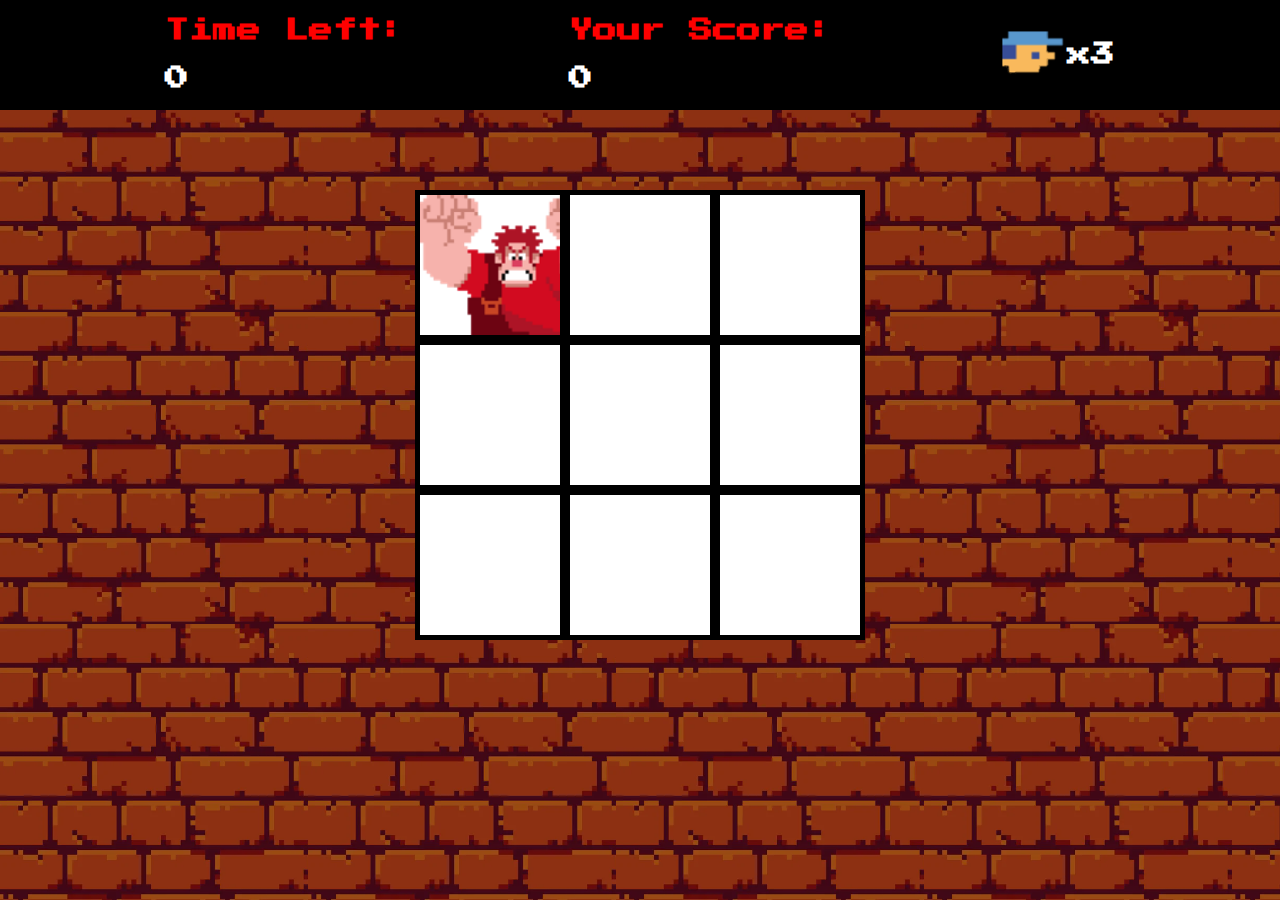
<file: Desafio_04/index.html>
<!DOCTYPE html>
<html lang="pt-br">
<head>
    <meta charset="UTF-8">
    <meta name="viewport" content="width=device-width, initial-scale=1.0">
    <link rel="stylesheet" href="./src/styles/main.css">
    <title>Detona Ralph</title>
</head>
<body>
    <main>
        <section class="menu">
            <div class="menu-time">
                <h2 id="timer">Time Left:</h2>
                <h2 id="time-left">0</h2>
            </div>
            <div class="menu-score">
                <h2 id="score">Your Score:</h2>
                <h2 id="score-value">0</h2>
            </div>
            <div class="menu-lives">
                <img src="./src/images/player.png" alt="Foto do jogador">
                <h2>x3</h2>
            </div>
        </section>
        <section class="panel">
            <div class="panel-row">
                <div class="square enemy" id="1"></div>
                <div class="square" id="2"></div>
                <div class="square" id="3"></div>
            </div>
            <div class="panel-row">
                <div class="square" id="4"></div>
                <div class="square" id="5"></div>
                <div class="square" id="6"></div>
            </div>
            <div class="panel-row">
                <div class="square" id="7"></div>
                <div class="square" id="8"></div>
                <div class="square" id="9"></div>
            </div>
        </section>
    </main>

    <script defer src="./src/scripts/engine.js"></script>
</body>
</html>
</file>
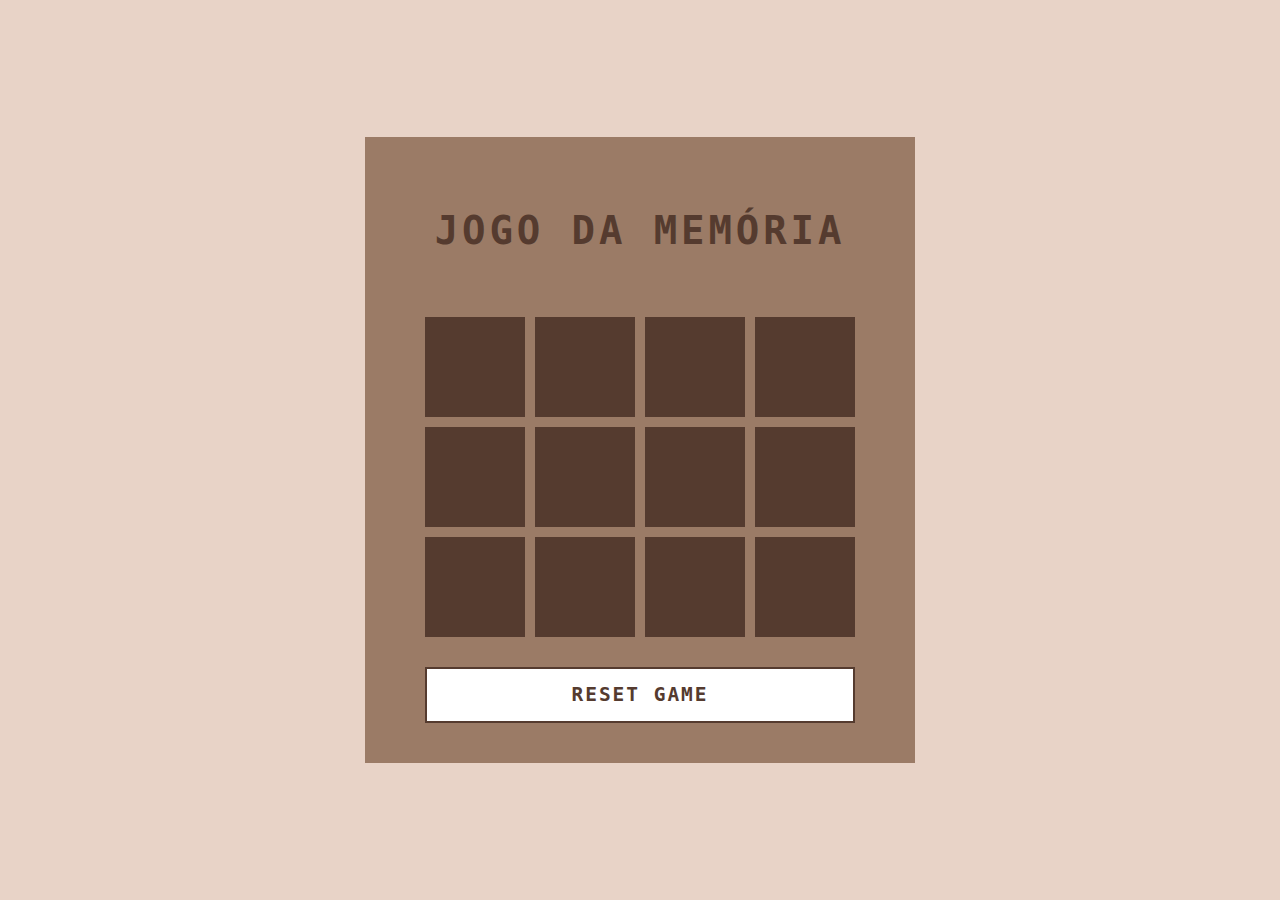
<file: Desafio_07/index.html>
<!DOCTYPE html>
<html lang="pt-br">
<head>
    <meta charset="UTF-8">
    <meta name="viewport" content="width=device-width, initial-scale=1.0">
    <link rel="stylesheet" href="./src/styles/main.css">
    <title>Jogo da Memória</title>
</head>
<body>
    <main>
        <h2>JOGO DA MEMÓRIA</h2>
        <div class="game"></div>
        <button class="reset" onclick="window.location.reload()">RESET GAME</button>
    </main>

    <script defer src="./src/scripts/engine.js"></script>
</body>
</html>
</file>
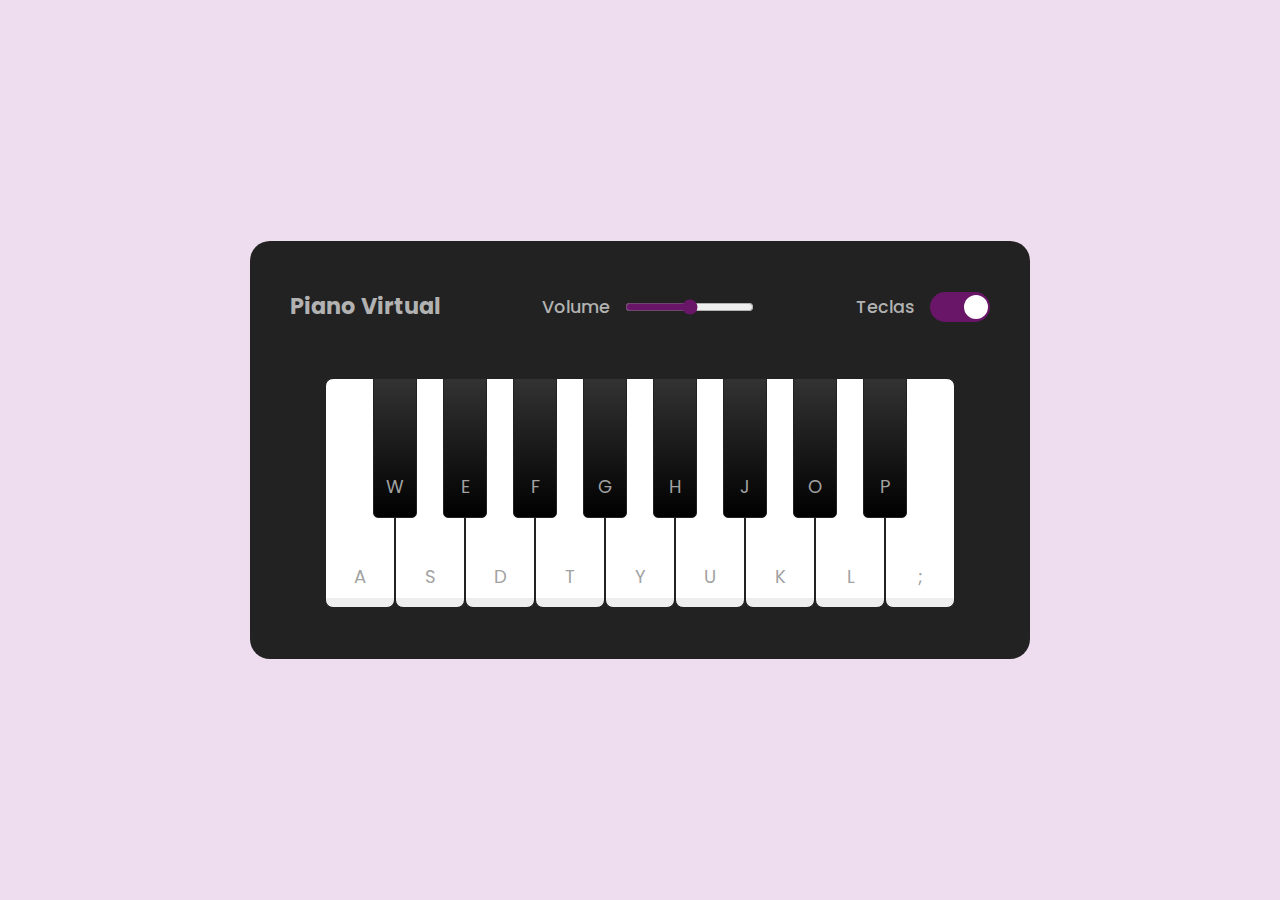
<file: Desafio_11/index.html>
<!DOCTYPE html>
<html lang="pt-br">
<head>
    <meta charset="UTF-8">
    <meta name="viewport" content="width=device-width, initial-scale=1.0">
    <link rel="stylesheet" href="./src/styles/main.css">
    <title>Simulador de Piano</title>
</head>
<body>
    <main>
        <div class="controls">
            <h2>Piano Virtual</h2>
            <div class="column volume-slider">
                <span>Volume</span>
                <input type="range" min="0" max="1" value="0.5" step="any">
            </div>
            <div class="column keys-check">
                <span>Teclas</span>
                <input type="checkbox" checked>
            </div>
        </div>
        <ul class="piano-keys">
            <li class="key white" data-key="a">
                <span>a</span>
            </li>
            <li class="key black" data-key="w">
                <span>w</span>
            </li>
            <li class="key white" data-key="s">
                <span>s</span>
            </li>
            <li class="key black" data-key="e">
                <span>e</span>
            </li>
            <li class="key white" data-key="d">
                <span>d</span>
            </li>
            <li class="key black" data-key="f">
                <span>f</span>
            </li>
            <li class="key white" data-key="t">
                <span>t</span>
            </li>
            <li class="key black" data-key="g">
                <span>g</span>
            </li>
            <li class="key white" data-key="y">
                <span>y</span>
            </li>
            <li class="key black" data-key="h">
                <span>h</span>
            </li>
            <li class="key white" data-key="u">
                <span>u</span>
            </li>
            <li class="key black" data-key="j">
                <span>j</span>
            </li>
            <li class="key white" data-key="k">
                <span>k</span>
            </li>
            <li class="key black" data-key="o">
                <span>o</span>
            </li>
            <li class="key white" data-key="l">
                <span>l</span>
            </li>
            <li class="key black" data-key="p">
                <span>p</span>
            </li>
            <li class="key white" data-key=";">
                <span>;</span>
            </li>
        </u>
    </main>

    <script defer src="./src/scripts/engine.js"></script>
</body>
</html>
</file>
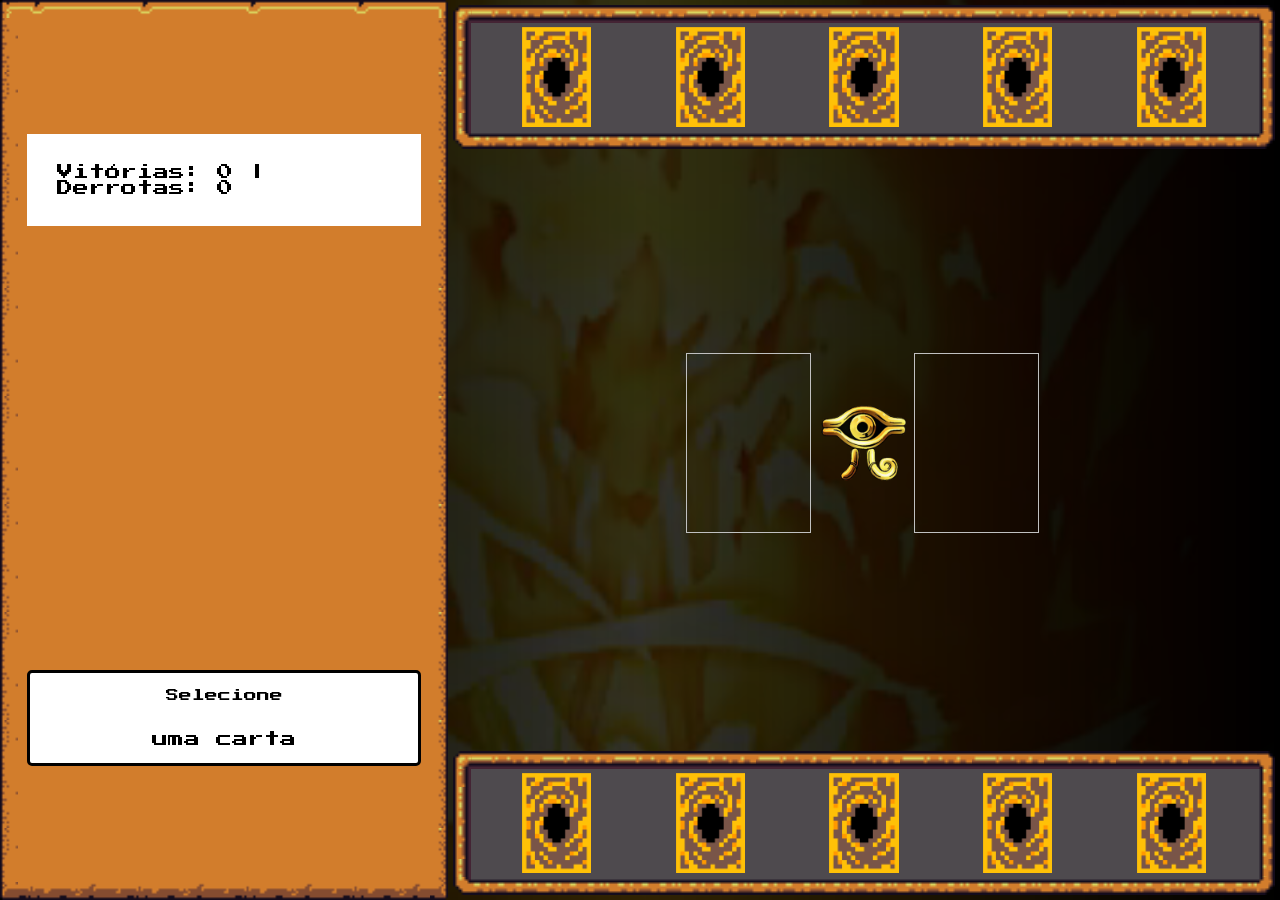
<file: jogoYuGiOh/index.html>
<!DOCTYPE html>
<html lang="pt-br">
  <head>
    <meta charset="UTF-8" />
    <meta name="viewport" content="width=device-width, initial-scale=1.0" />
    <!-- reset css -->
    <link rel="stylesheet" href="./src/styles/reset.css" />

    <!-- framework -->
    <link rel="stylesheet" href="./src/styles/buttons.css" />
    <link rel="stylesheet" href="./src/styles/containers_and_frames.css" />

    <!-- fonts -->
    <link rel="preconnect" href="https://fonts.googleapis.com" />
    <link rel="preconnect" href="https://fonts.gstatic.com" crossorigin />
    <link
      href="https://fonts.googleapis.com/css2?family=Kode+Mono:wght@400..700&family=Oswald:wght@200..700&family=Press+Start+2P&family=Teko:wght@300..700&display=swap"
      rel="stylesheet"
    />

    <!-- favicon -->
    <link rel="shortcut icon" href="./src/assets/favicon/Favicon.ico" type="image/x-icon">

    <!-- main style -->
    <link rel="stylesheet" href="./src/styles/main.css" />
    <title>Yu-Gi-Oh Jo-Ken-po Edition</title>
  </head>
  <body>
    <audio id="bgm" loop>
      <source src="./src/assets/audios/egyptian_duel.mp3" type="audio/mp3">
    </audio>
    <div class="bg-video">
      <video class="video" autoplay loop muted>
        <source src="./src/assets/video/yugi.mp4" type="video/mp4" />
      </video>
    </div>

    <div class="container">
      <div class="container_left framed-golden-2">
        <div class="score_box">
            <span id="score_points"> Vitórias: 0 | Derrotas: 0</span>
        </div>
        <div class="menu_avatar">
            <img id="card-image">
        </div>
        <div class="card_details frame">
            <p id="card-name">Selecione</p>
            <p id="card-type">uma carta</p>
        </div>
      </div>

      <div class="container__right">
        <div class="card-box_container">
          <div class="card-box framed" id="computer-cards"></div>
       
        <div class="card-versus">
          <div class="versus-top">
            <!-- carta 1 -->
            <div class="card-infield">
              <img id="player-field-card" height="180px" width="125px">
            </div>

            <!-- imagem do versus -->
            <img height="100px" src="./src/assets/icons/millenium2.png">
            
            <!-- carta 2 -->
            <div class="card-infield">
              <img id="computer-field-card" height="180px" width="125px">
            </div>

          </div>
          <div class="versus-bottom"></div>
          <button id="next-duel" class="rpgui-button" onclick="resetDuel()">GANHOU</button>
        </div>
        <div class="card-box framed" id="player-cards"></div>
      </div>
      </div><!-- .. -->
    </div>

    <script src="./src/scripts/engine.js"></script>
  </body>
</html>
</file>
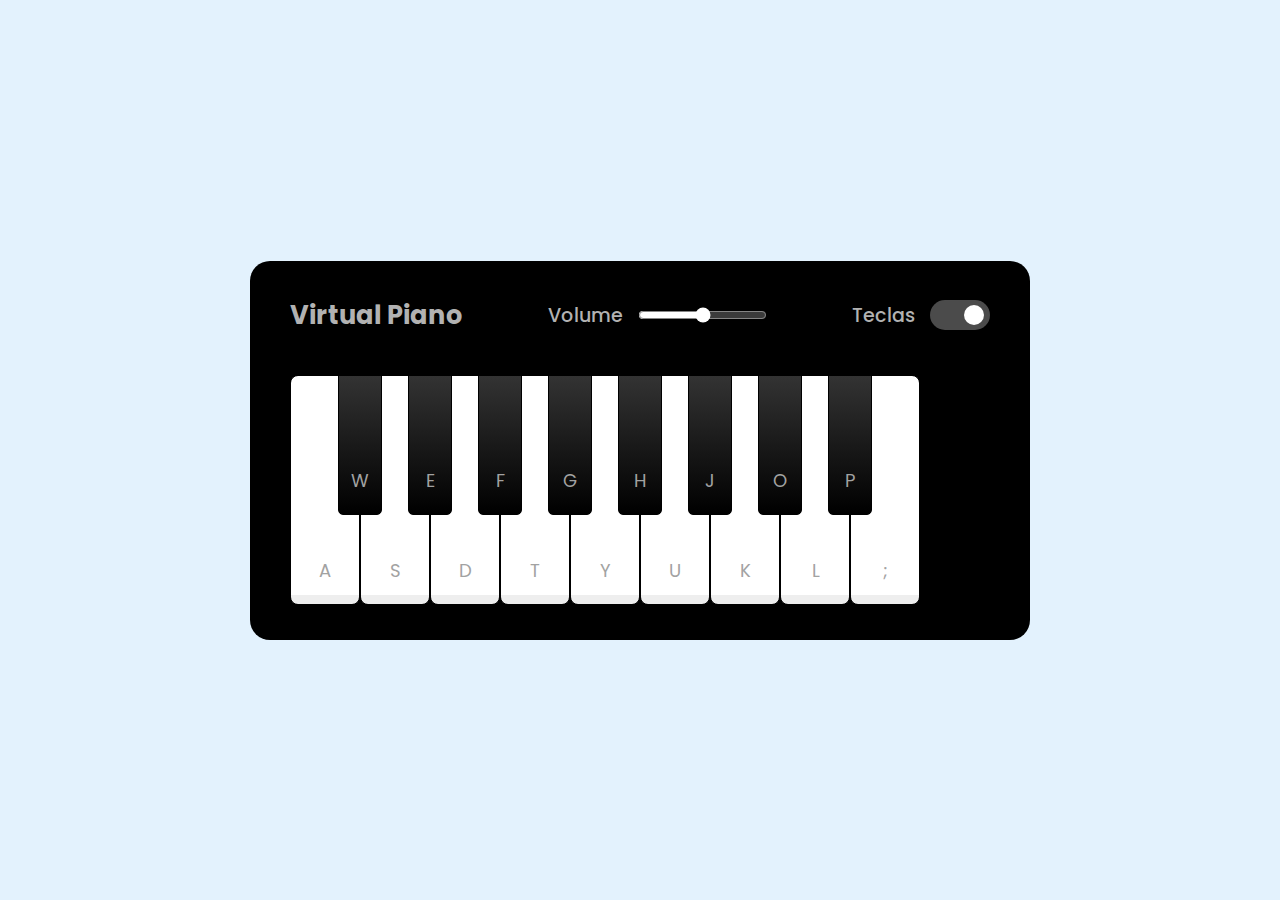
<file: pianoMusica/index.html>
<!DOCTYPE html>
<html lang="pt-br">

<head>
  <meta charset="UTF-8">
  <meta name="viewport" content="width=device-width, initial-scale=1.0">
  <title>Piano Simulator</title>

  <!-- styles -->
  <link rel="stylesheet" href="./src/styles/reset.css">
  <link rel="stylesheet" href="./src/styles/main.css">

  <!-- fonts -->
  <link rel="preconnect" href="https://fonts.googleapis.com">
  <link rel="preconnect" href="https://fonts.gstatic.com" crossorigin>
  <link
    href="https://fonts.googleapis.com/css2?family=Poppins:ital,wght@0,100;0,200;0,400;0,700;1,100;1,200;1,300;1,400&display=swap"
    rel="stylesheet">
</head>

<body>
  <div class="container">
    <header>
      <h2>Virtual Piano</h2>
      <div class="column volume-slider">
        <span>Volume</span> <input type="range" min="0" max="1" value="0.5" step="any">
      </div>
      <div class="column keys-check">
        <span>Teclas</span> <input type="checkbox" checked>
      </div>
    </header>
    <ul class="piano-keys">
      <li class="key white" data-key="a"><span>a</span></li>
      <li class="key black" data-key="w"><span>w</span></li>
      <li class="key white" data-key="s"><span>s</span></li>
      <li class="key black" data-key="e"><span>e</span></li>
      <li class="key white" data-key="d"><span>d</span></li>
      <li class="key black" data-key="f"><span>f</span></li>
      <li class="key white" data-key="t"><span>t</span></li>
      <li class="key black" data-key="g"><span>g</span></li>
      <li class="key white" data-key="y"><span>y</span></li>
      <li class="key black" data-key="h"><span>h</span></li>
      <li class="key white" data-key="u"><span>u</span></li>
      <li class="key black" data-key="j"><span>j</span></li>
      <li class="key white" data-key="k"><span>k</span></li>
      <li class="key black" data-key="o"><span>o</span></li>
      <li class="key white" data-key="l"><span>l</span></li>
      <li class="key black" data-key="p"><span>p</span></li>
      <li class="key white" data-key=";"><span>;</span></li>
    </ul>
  </div>

  <script src="./src/scripts/engine.js" defer></script>
</body>

</html>
</file>
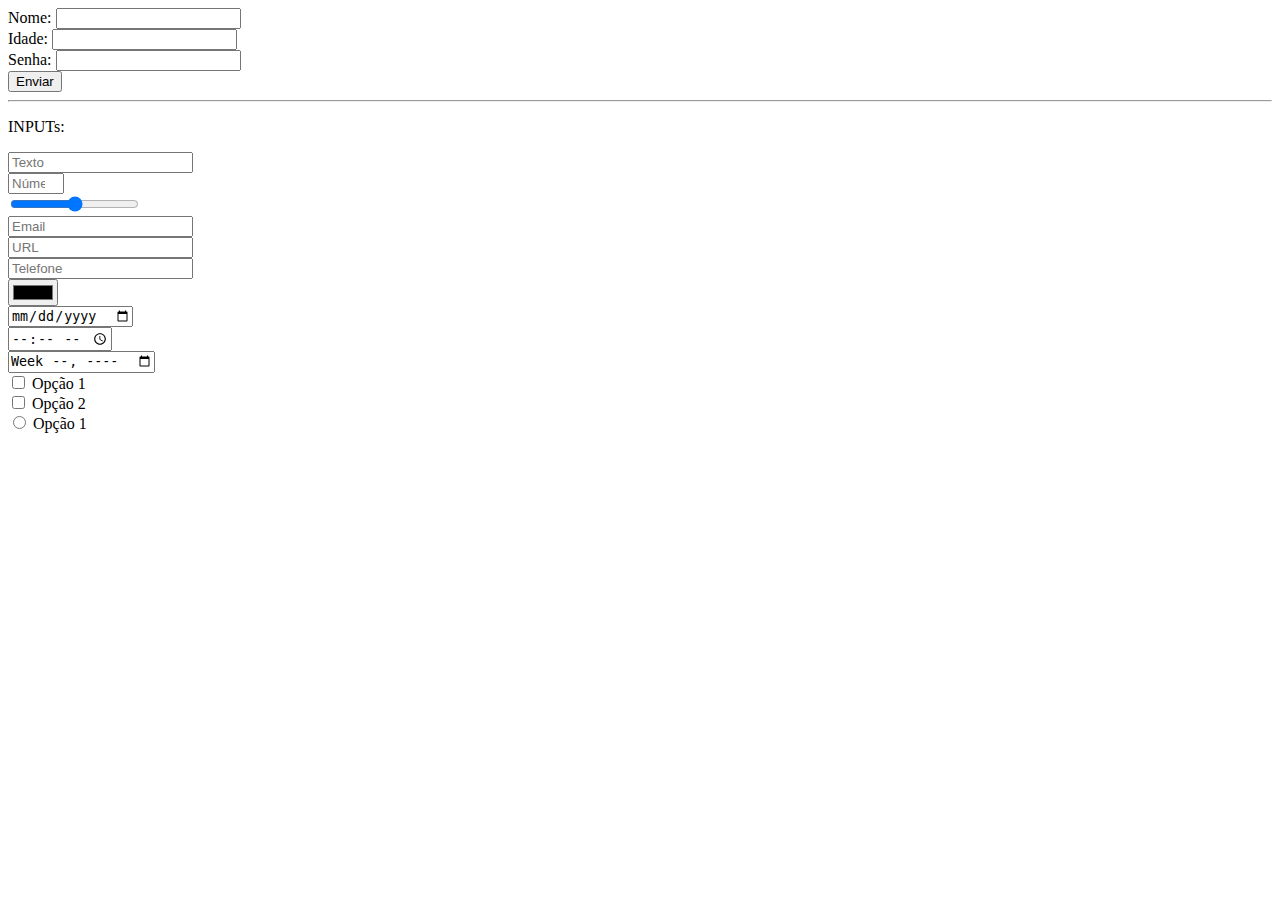
<file: desafios 2/Formulário/index.html>
<!DOCTYPE html>
<html lang="en">
<head>
    <meta charset="UTF-8">
    <meta name="viewport" content="width=device-width, initial-scale=1.0">
    <title>Formulário</title>
</head>
<body>
    <form action="#" name="signup" method="post" autocomplete="off" onsubmit="alert('Formulário enviado!')">
        Nome: <input type="text" name="name" required /><br />
        Idade: <input type="number" name="age" required /><br />
        Senha: <input type="password" name="password" required><br />
        <button type="submit">Enviar</button>
        <hr>

        <p>INPUTs:</p>
        <input type="text" name="text" placeholder="Texto" /><br />
        <input type="number" name="number" placeholder="Número" min="0" max="99" step="5" /><br />
        <input type="range" name="range" min="0" max="100" /><br />
        <input type="email" name="email" placeholder="Email" /><br />
        <input type="url" name="url" placeholder="URL" /><br />
        <input type="tel" name="tel" placeholder="Telefone" /><br />
        <input type="color" name="color" /><br />
        <input type="date" name="date" /><br />
        <input type="time" name="time" /><br />
        <input type="week" name="week" /><br />
        <input type="checkbox" name="checkbox" value="option1" /> Opção 1<br />
        <input type="checkbox" name="checkbox" value="option2" /> Opção 2<br />
        <input type="radio" name="radio" value="option1" /> Opção 1<br />
    </form>
</body>
</html>
</file>
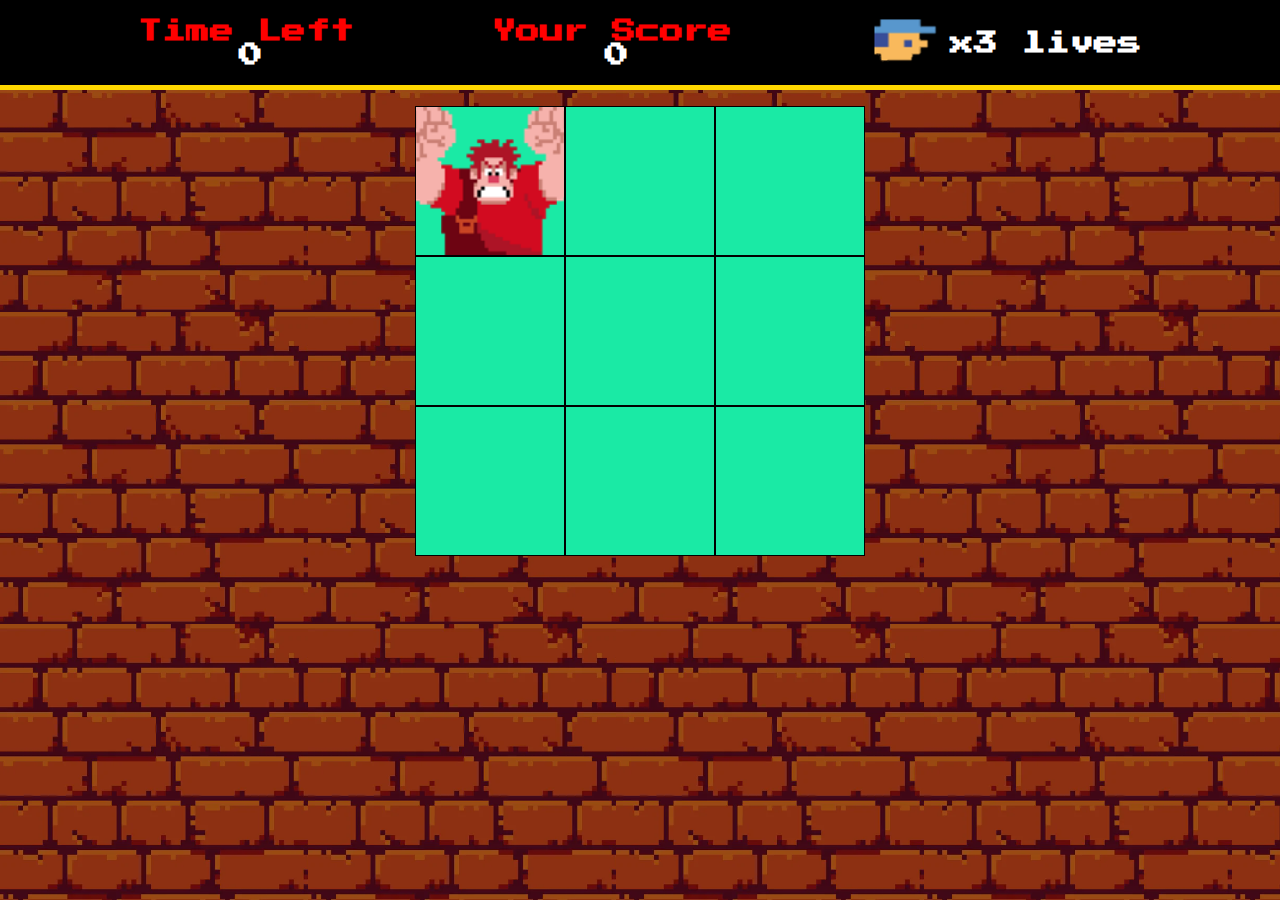
<file: rafife12/desafios/jsgame-detona-ralph/index.html>
<!DOCTYPE html>
<html lang="pt-br">
<head>
    <meta charset="UTF-8">
    <meta name="viewport" content="width=device-width, initial-scale=1.0">
    <title>Detona Ralph</title>

    <!-- fonts -->
    <link rel="preconnect" href="https://fonts.googleapis.com">
    <link rel="preconnect" href="https://fonts.gstatic.com" crossorigin>
    <link href="https://fonts.googleapis.com/css2?family=Press+Start+2P&display=swap" rel="stylesheet">

    <!-- styles -->
    <link rel="stylesheet" href="./src/styles/reset.css">
    <link rel="stylesheet" href="./src/styles/main.css">
</head>
<body>
    <div class="container">
        <div class="menu">
            <div class="menu-time">
                <h2 style="color: red;">Time Left</h2>
                <h2 id="time-left">0</h2>
            </div>
            <div class="menu-score">
                <h2 style="color: red;">Your Score</h2>
                <h2 id="score">0</h2>
            </div>
            <div class="menu-lives">
                <img src="./src/images/player.png" alt="Foto do jogador" height="60px">
                <h2>x<span id="lives">3</span> lives</h2>
            </div>
        </div>

        <div class="panel">
            <div class="panel-row">
                <div class="square enemy" id="1"></div>
                <div class="square" id="2"></div>
                <div class="square" id="3"></div>
            </div>

            <div class="panel-row">
                <div class="square" id="4"></div>
                <div class="square" id="5"></div>
                <div class="square" id="6"></div>
            </div>

            <div class="panel-row">
                <div class="square" id="7"></div>
                <div class="square" id="8"></div>
                <div class="square" id="9"></div>
            </div>
        </div>

        <div class="restart-container">
            <h2 class="title"></h2>
            <button class="escondeBotaoReiniciar" onclick="window.location.reload()">Reiniciar</button>
        </div>
    </div>

    <div id="game-over-modal" class="modal">
        <div class="modal-content">
            <h2 id="game-over-title">Game Over</h2>
            <p id="game-over-score">Seu resultado: 0</p>
            <button id="restart-button">Restart the Game</button>
        </div>
    </div>

    <!-- Scripts -->
    <script src="./src/scripts/engine.js"></script>
    <script src="./src/scripts/cursor.js"></script>
</body>
</html>
</file>
<file: jogoYuGiOh/src/styles/buttons.css>
/**
* Styling for buttons
*/

/* button style */
.rpgui-button {
  /* hide button default stuff */
  background-color: Transparent;
  background-repeat: no-repeat;
  border: none;
  overflow: hidden;
  outline: none;

  /* background */
  background: url("../assets/rpg/button.png") no-repeat no-repeat;
  background-clip: padding-box;
  background-origin: padding-box;
  background-position: center;
  background-size: 100% 100%;

  /* font size */
  font-size: 1em;

  /* default size and display */
  max-width: 100%;
  min-width: 140px;
  height: 60px;
  display: inline-block;

  /* padding */
  padding-left: 35px;
  padding-right: 35px;
}

/* button hover */
.rpgui-button.hover,
.rpgui-button:hover {
  background-image: url("../assets/rpg/button-hover.png");
}

/* button clicked */
.rpgui-button.down,
.rpgui-button:active {
  background-image: url("../assets/rpg/button-down.png");
}

/* golden button stuff */
.rpgui-button.golden p {
  display: inline-block;
}

/* golden button style */
.rpgui-button.golden {
  /* hide button default stuff */
  background-color: Transparent;
  background-repeat: no-repeat;
  border: none;
  overflow: hidden;
  outline: none;

  /* background */
  background: url("../assets/rpg/button-golden.png") no-repeat no-repeat;
  background-clip: padding-box;
  background-origin: padding-box;
  background-position: center;
  background-size: 100% 80%;

  /* default size and display */
  max-width: 100%;
  min-width: 140px;
  height: 60px;
  display: inline-block;

  /* padding */
  padding-top: 5px;
  padding-left: 35px;
  padding-right: 35px;
  overflow: visible;
}

/* button hover */
.rpgui-button.golden.hover,
.rpgui-button.golden:hover {
  background-image: url("../assets/rpg/button-golden-hover.png");
}

/* button clicked */
.rpgui-button.golden.down,
.rpgui-button.golden:active {
  background-image: url("../assets/rpg/button-golden-down.png");
}

.rpgui-button.golden:before {
  white-space: nowrap;
  display: inline-block;
  content: "";
  width: 34px;
  display: block;
  height: 110%;
  background: transparent url("../assets/rpg/button-golden-left.png") no-repeat
    right center;
  background-size: 100% 100%;
  margin: 0 0 0 0;
  left: 0px;
  float: left;
  margin-left: -46px;
  margin-top: -5%;
}

.rpgui-button.golden:after {
  white-space: nowrap;
  display: block;
  content: "";
  width: 34px;
  height: 110%;
  background: transparent url("../assets/rpg/button-golden-right.png") no-repeat
    left center;
  background-size: 100% 100%;
  margin: 0 0 0 0;
  right: 0px;
  float: right;
  margin-right: -46px;
  margin-top: -5%;
}

/*
.rpgui-button.golden:hover:before {

  background-image: url('img/button-golden-left-hover.png');
}

.rpgui-button.golden:hover:after {

  background-image: url('img/button-golden-right-hover.png');
}
*/
</file>
<file: jogoYuGiOh/src/styles/containers_and_frames.css>
/**
* customized divs (containers) and framed objects (background and frame image).
*/

/* game div without background image*/
.rpgui-container {
  /* position style and default z */
  position: fixed;
  z-index: 10;

  overflow: show;
}

/* game div with background image*/
.framed {
  /* border */
  border-style: solid;
  border-image-source: url("../assets/rpg/border-image.png");
  border-image-repeat: repeat;
  border-image-slice: 6 6 6 6;
  border-image-width: 18px;
  border-width: 15px;
  padding: 12px;

  /* internal border */
  box-sizing: border-box;
  -moz-box-sizing: border-box;
  -webkit-box-sizing: border-box;

  /* background */
  background: url("../assets/rpg/background-image.png") repeat repeat;
  background-clip: padding-box;
  background-origin: padding-box;
  background-position: center;
}

/* game div with golden background image*/
.framed-golden {
  /* border */
  border-style: solid;
  border-image-source: url("../assets/rpg/border-image-golden.png");
  border-image-repeat: repeat;
  border-image-slice: 4 4 4 4;
  border-image-width: 18px;
  border-width: 15px;
  padding: 12px;

  /* internal border */
  box-sizing: border-box;
  -moz-box-sizing: border-box;
  -webkit-box-sizing: border-box;

  /* background */
  background: url("../assets/rpg/background-image-golden.png") repeat repeat;
  background-clip: padding-box;
  background-origin: padding-box;
  background-position: center;
}

/* game div with golden2 background image*/
.framed-golden-2 {
  /* border */
  border-style: solid;
  border-image-source: url("../assets/rpg/border-image-golden2.png");
  border-image-repeat: repeat;
  border-image-slice: 8 8 8 8;
  border-image-width: 18px;
  border-width: 15px;
  padding: 12px;

  /* internal border */
  box-sizing: border-box;
  -moz-box-sizing: border-box;
  -webkit-box-sizing: border-box;

  /* background */
  background: url("../assets/rpg/background-image-golden2.png") repeat repeat;
  background-clip: padding-box;
  background-origin: padding-box;
  background-position: center;
}

/* game div with soft grey background image*/
.framed-grey {
  position: relative;

  /* border */
  border-style: solid;
  border-image-source: url("../assets/rpg/border-image-grey.png");
  border-image-repeat: repeat;
  border-image-slice: 3 3 3 3;
  border-image-width: 7px;
  border-width: 7px;
  padding: 12px;

  /* internal border */
  box-sizing: border-box;
  -moz-box-sizing: border-box;
  -webkit-box-sizing: border-box;

  /* background */
  background: url("../assets/rpg/background-image-grey.png") repeat repeat;
  background-clip: padding-box;
  background-origin: padding-box;
  background-position: center;
}
</file>
<file: jogoYuGiOh/src/styles/main.css>
body {
  cursor: url("../assets/cursor/yugicursor.png"), default;
}

button,
a,
img:hover,
button:hover,
a:hover {
  cursor: url("../assets/cursor/yamiyugicursorGLOW.png"), auto;
}

.bg-video {
  position: absolute;
  z-index: -2;
  width: 100vw;
  height: 100vh;
  overflow: hidden;
  display: flex;
  justify-content: center;
}

.bg-video .video {
  height: 100vh;
}

.bg-video::after {
  content: "";
  position: absolute;
  top: 0;
  left: 0;
  height: 100vh;
  width: 100%;
  background: linear-gradient(
    90deg,
    rgba(0, 0, 0, 1) 0%,
    rgba(0, 0, 0, 0.8) 50%,
    rgba(0, 0, 0, 1) 100%
  );
}

.container {
  position: relative;
  z-index: 3;
  display: flex;
  height: 100vh;
}

.container_left {
  width: 35%;
  min-width: 300px;
  display: flex;
  flex-direction: column;
  align-items: center;
  justify-content: space-around;
}

.score_box {
  background-color: #fff;
  padding: 30px;
}

.frame {
  border: 3px solid #000;
  border-radius: 5px;
}

.card_details {
  background-color: #fff;
  padding: 1rem;
  display: flex;
  flex-direction: column;
  align-items: center;
  justify-content: space-between;
  height: 6rem;
  width: 100%;
}

#card-name {
    font-size: 0.8rem;
}

#card-type {
    font-size: 1rem;
}

.container__right {
  width: 65%;
}

.versus-bottom {
  margin-top: 1rem;
}

.card-box_container {
  height: 100vh;
  display: flex;
  flex-direction: column;
  justify-content: space-between;
  padding: 0.3rem;
}

.card-box {
  height: 9rem;
  width: 100%;
  display: flex;
  flex-direction: row;
  align-items: center;
  justify-content: space-around;
}

.versus-top,
.versus-bottom {
  display: flex;
  align-items: center;
  justify-content: center;
}

.card-versus {
  display: flex;
  flex-direction: column;
  align-items: center; 
  justify-content: center;
  padding-top: 0.1rem;
  height: 300px;
}

#next-duel {
  display: none;
  width: 100px; 
  height: 40px; 
  font-size: 14px; 
  margin-top: 20px;
}

.card-infield {
  height: 11.2rem;
  width: 8rem;
/*   border: 1px solid #fff; */
  border-radius: 8px;
  /* overflow: hidden; */ /* Garante que imagens não extrapolem os limites */
}

.card-infield img {
  border: none; /* Remove qualquer borda da imagem */
}

.card {
  transition: transform 0.2s;
}

.card:hover {
  transform: scale(1.2);
}
</file>
<file: pianoMusica/src/styles/main.css>
body {
  display: flex;
  align-items: center;
  justify-content: center;
  min-height: 100vh;
  background-color: #e3f2fd;
  color: #fff;
}

.container {
  width: 780px;
  border-radius: 20px;
  padding: 35px 40px;
  background-color: black;
}

.container header {
  color: #b2b2b2;
  display: flex;
  align-items: center;
  justify-content: space-between;
}

header h2 {
  font-size: 1.6rem;
}

header .column {
  display: flex;
  align-items: center;
}

header .column span {
  font-weight: 500;
  margin-right: 15px;
  font-size: 1.19rem;
}

.volume-slider input {
  accent-color: #fff;
}

.keys-check input {
  width: 60px;
  height: 30px;
  appearance: none;
  border-radius: 30px;
  background-color: #4b4b4b;
  cursor: pointer;
  position: relative;
}

.keys-check input::before {
  content: "";
  height: 20px;
  width: 20px;
  background-color: #8c8c8c;
  top: 50%;
  left: 0.3rem;
  border-radius: inherit;
  position: absolute;
  transform: translateY(-50%);
  transition: all 0.3s ease;
}

.keys-check input:checked::before {
  left: 2.1rem;
  background-color: #fff;
}

.piano-keys {
  display: flex;
  margin-top: 40px;
}
.piano-keys .key {
  cursor: pointer;
  user-select: none;
  list-style: none;
  color: #a2a2a2;
  position: relative;
  text-transform: uppercase;
}

.piano-keys .white {
  width: 70px;
  height: 230px;
  border: 1px solid black;
  border-radius: 8px;
  background: linear-gradient(#fff 96%, #eee 4%);
}

.piano-keys .black {
  width: 44px;
  height: 140px;
  z-index: 2;
  margin: 0 -22px 0 -22px;
  border: 1px solid black;
  border-radius: 0 0 5px 5px;
  background: linear-gradient(#333, #000);
}

.piano-keys span {
  position: absolute;
  bottom: 20px;
  width: 100%;
  text-align: center;
  font-size: 1.13rem;
}

.piano-keys .white.active {
  box-shadow: inset -5px 5px 20px rgba(0, 0, 0, 0.2);
  background: linear-gradient(to bottom #fff 0%, #eee 100%);
}

.piano-keys .black.active {
  box-shadow: inset -5px 5px 10px rgba(255, 255, 255, 0.1);
  background: linear-gradient(to bottom #000, #434343);
}

.piano-keys .key.hide span {
  display: none;
}
</file>
<file: rafife12/desafios/jsgame-detona-ralph/src/styles/main.css>
.container{
    display: flex;
    flex-direction: column;
    height: 100vh;
    background-image: url("../images/wall.png");
    cursor: url("../images/hammer.cur"), auto; 
    font-family: 'Press Start 2P', cursive;
    text-align: center;
}

.menu{
    display: flex;
    justify-content: space-evenly;
    align-items: center;

    height: 90px;
    width: 100%;
    background-color: #000000;
    color: #ffffff;
    border-bottom: 5px solid #ffd700;
}

.panel{
    margin-top: 1rem;
    display: flex;
    flex-direction: column;
    align-items: center;
    justify-content: center;
}

.panel-row{
    display: flex;
    justify-content: center;
    
}

.square{
    height: 150px;
    width: 150px;
    border: 1px solid #000000;
    background-color: #1AEAA5;
    transition: transform 0.2s;    
}

.enemy{
    background-image: url("../images/ralph.png");
    background-size: cover;
    background-position: center;
    background-repeat: no-repeat;
}

.menu-lives{
    display: flex;
    align-items: center;
    justify-content: center;
    gap: 10px;
}

.cursor{
    cursor: url('../images/hammerHit.cur'), auto;
}

.restart-container{
    display: flex;
    flex-direction: column;
    align-items: center;
    margin-top: 20px;
}

.escondeBotaoReiniciar{
    display:none;
    padding: 10px 20px;
    background-color: #ffd700;
    border: none;
    border-radius: 5px;
    cursor: pointer;
    font-family: 'Press Start 2P', cursive;
    transition: background-color 0.3s;
}

.escondeBotaoReiniciar:hover{
    background-color: #ffcc00;
}

.restart{
    display:block;
    width: 140px;
    text-align:center;
    height: 60px;
    border-radius: 5px;
    font-weight:700;
    border: 1px solid #444343;
    margin:auto;
    background-color:#e7a61a;
    color:#000;
    box-shadow: 10px 10px 5px 0px rgba(0,0,0,0.75);
}

.title-botao{
    display:grid;
    justify-content:center;
}

.title{
    text-align: center;
    padding:10px;
    color: #FFFFFF;
    text-shadow: 3px 5px 2px #474747;
}

.menu-time h2:nth-child(2),
.menu-score h2:nth-child(2) {
    margin-left: 10px;
}

/* Modal Styles */
.modal {
    display: none;
    position: fixed;
    z-index: 1000;
    left: 0;
    top: 0;
    width: 100%;
    height: 100%;
    overflow: auto;
    background-color: rgba(0,0,0,0.7);
    align-items: center;
    justify-content: center;
}

.modal-content {
    background-color: #000000;
    color: #ffffff;
    padding: 40px;
    border-radius: 10px;
    text-align: center;
    max-width: 500px;
    width: 90%;
    border: 5px solid #ffd700;
    box-shadow: 0 4px 6px rgba(0,0,0,0.5);
}

.modal-content h2 {
    font-size: 2rem;
    margin-bottom: 20px;
    color: #ffd700;
}

.modal-content p {
    font-size: 1.2rem;
    margin-bottom: 30px;
}

#restart-button {
    background-color: #ffd700;
    color: #000000;
    border: none;
    padding: 15px 30px;
    font-family: 'Press Start 2P', cursive;
    font-size: 1rem;
    cursor: pointer;
    border-radius: 5px;
    transition: all 0.3s ease;
}

#restart-button:hover {
    background-color: #ffcc00;
    transform: scale(1.05);
}

@media(max-width: 640px){
    .menu {
     display:flex;
     flex-wrap:wrap-reverse;
     height: 100px;
     font-size: small;
    }
    .responsivo{
      display:flex;
      align-items: flex-end;
      justify-content: flex-start;
    }
    .menu-time h2:nth-child(2),
    .menu-score h2:nth-child(2) {
    margin-left: 1rem;
    }
    .lifes{
    font-size:2rem;
    padding-bottom: 10px;
    }
    .title{
    display: none;
    }
    .square{
    width: 100px;
    height:100px;
    }
}
</file>
<file: Desafio_04/src/styles/main.css>
@import url('./normalize.css');
@import url('https://fonts.googleapis.com/css2?family=Press+Start+2P&display=swap');

* {
    box-sizing: border-box;
    font-family: "Press Start 2P", normal;
}

main {
    display: flex;
    flex-direction: column;
    height: 100vh;
    background-image: url("../images/wall.png");
}

.menu {
    display: flex;
    justify-content: space-evenly;
    align-items: center;
    height: 110px;
    width: 100%;
    background-color: #000;
    color: #FFF;

    .menu-time {
        #timer {
            color: #FF0000;
        }
    }
    .menu-score{
        #score {
            color: #FF0000;
        }
    }

    .menu-lives {
        display: flex;
        justify-content: center;
        align-items: center;

        img {
            height: 60px;
        }
    }
}

.panel {
    display: flex;
    justify-content: center;
    align-items: center;
    margin-top: 5rem;

    .square {
        height: 150px;
        width: 150px;
        border: 5px solid #000;
        background-color: #FFF;
    }

    .enemy {
        background-image: url("../images/ralph.png");
        background-size: cover;
    }
}
</file>
<file: Desafio_07/src/styles/main.css>
@import url("./normalize.css");

* {
    box-sizing: border-box;
    font-family: monospace;
}

body {
    display: flex;
    justify-content: center;
    align-items: center;
    min-height: 100vh;
    background: #E8D3C7;
    user-select: none;
}

main {
    position: relative;
    display: flex;
    flex-direction: column;
    justify-content: center;
    align-items: center;
    gap: 30px;
    background: #9B7B66;
    padding: 40px 60px;

    h2 {
        font-size: 3em;
        color: #553B2F;
        text-transform: uppercase;
        letter-spacing: 0.1em;
    }

    .game {
        display: flex;
        flex-wrap: wrap;
        gap: 10px;
        width: 430px;
        transform-style: preserve-3d;
        perspective: 500px;
    
        .item {
            display: flex;
            justify-content: center;
            align-items: center;
            position: relative;
            height: 100px;
            width: 100px;
            font-size: 3em;
            background-color: #FFF;
            transform: rotateY(0deg);
            transition: 0.25s;
            cursor: pointer;
        }
        
        .item::after {
            content: "";
            position: absolute;
            inset: 0;
            background-color: #553B2F;
            transform: rotateY(0deg);
            backface-visibility: hidden;
            transition: 0.25s;
        }
        
        .boxOpen {
            transform: rotateY(180deg);
        }

        .boxOpen::after,
        .boxMatch::after {
            transform: rotateY(180deg);
        }
    }

    .reset {
        font-size: 1.5em;
        font-weight: 600;
        color: #553B2F;
        text-transform: uppercase;
        letter-spacing: 0.1em;
        width: 100%;
        background-color: #FFF;
        border: 2px solid #553B2F;
        padding: 15px 20px;
        cursor: pointer;

    }
    
    .reset:focus {
        color: #FFF;
        background-color: #553B2F;
    }
}
</file>
<file: Desafio_11/src/styles/main.css>
@import url("./normalize.css");
@import url('https://fonts.googleapis.com/css2?family=Poppins:ital,wght@0,100;0,200;0,300;0,400;0,500;0,600;0,700;0,800;0,900;1,100;1,200;1,300;1,400;1,500;1,600;1,700;1,800;1,900&display=swap');

* {
    box-sizing: border-box;
    outline: none;
    font-family: "Poppins", sans-serif;
}

body {
    display: flex;
    flex-direction: column;
    justify-content: center;
    align-items: center;
    min-height: 100vh;
    background-color: #eeddee;
}

main {
    color: #FFF;
    background-color: #222222;
    width: 780px;
    border-radius: 20px;
    padding: 35px 40px;

    .controls {
        display: flex;
        justify-content: space-between;
        align-items: center;
        color: #B2B2B2;

        h2 {
            font-size: 1.4rem;
        }
    }

    .column {
        display: flex;
        align-items: center;

        span {
            font-size: 1.1rem;
            font-weight: 500;
            margin-right: 15px;
        }
    }

    .volume-slider {
        input {
            accent-color: #691669;
        }
    }

    .keys-check {
        input {
            height: 30px;
            width: 60px;
            appearance: none;
            border-radius: 30px;
            background-color: #691669;
            cursor: pointer;
            position: relative;
        }

        input::before {
            content: "";
            height: 20px;
            width: 20px;
            background-color: #6e6e6e;
            border: 2px solid #FFF;
            border-radius: inherit;
            top: 50%;
            left: 0.3rem;
            position: absolute;
            transform: translateY(-50%);
            transition: all 0.3s ease;
        }

        input:checked::before {
            left: 2.1rem;
            background-color: #FFF;
        }
    }

    .piano-keys {
        display: flex;
        justify-content: center;
        padding: 0;
        margin-top: 40px;

        .key {
            color: #A2A2A2;
            text-transform: uppercase;
            cursor: pointer;
            user-select: none;
            list-style: none;
            position: relative;

            span {
                font-size: 1.13rem;
                text-align: center;
                width: 100%;
                bottom: 20px;
                position: absolute;
            }
        }

        .hide {
            span {
                display: none;
            }
        }

        .white {
            height: 230px;
            width: 70px;
            border: 1px solid #222222;
            border-radius: 8px;
            background: linear-gradient(#FFF 96%, #EEE 4%);
        }

        .white.active {
            box-shadow: inset -5px 5px 20px rgba(0, 0, 0, 0.2);
            background: linear-gradient(to bottom #FFF 0%, #EEE 100%);
        }

        .black {
            height: 140px;
            width: 44px;
            background: linear-gradient(#333, #000);
            border: 1px solid #222222;
            border-radius: 0 0 5px 5px;
            z-index: 2;
            margin: 0 -22px 0 -22px;
        }

        .black.active {
            box-shadow: inset -5px 5px 10px rgba(255, 255, 255, 0.1);
            background: linear-gradient(to bottom #000, #434343);
        }
    }
}
</file>
